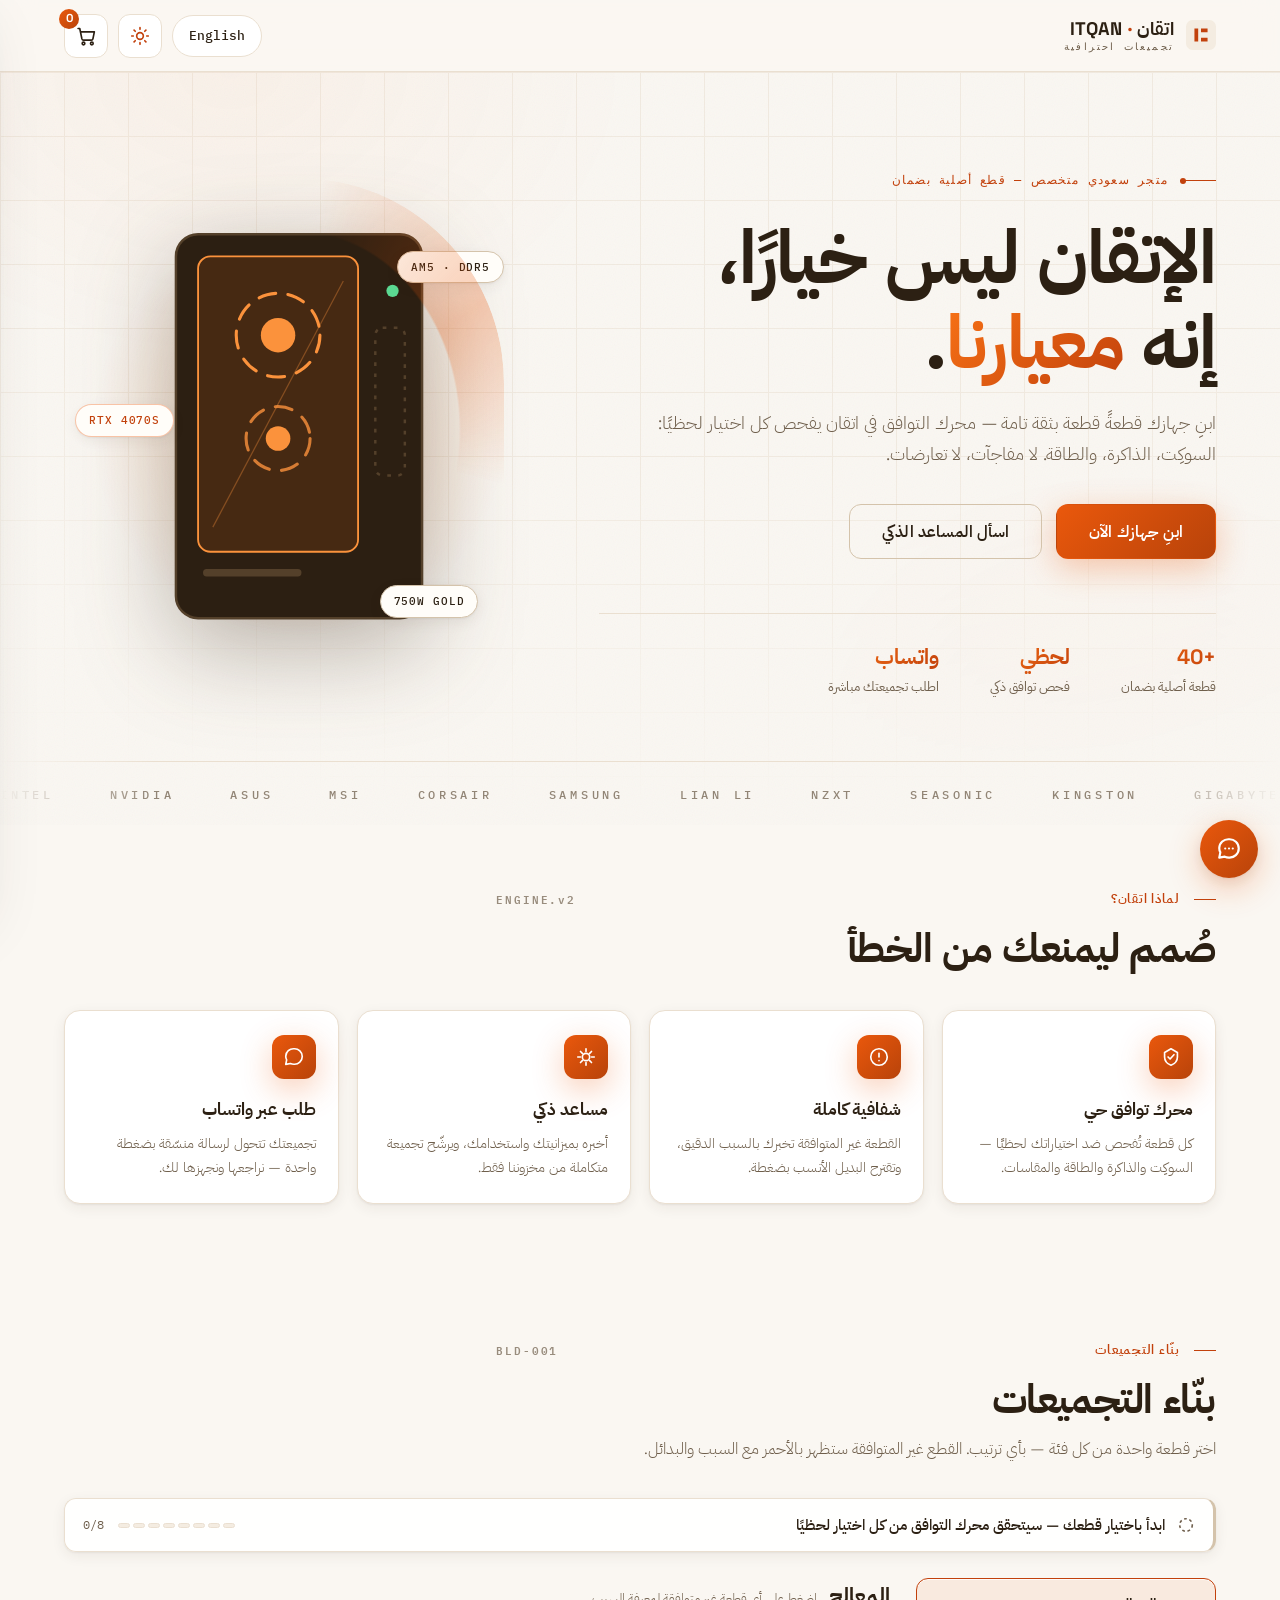
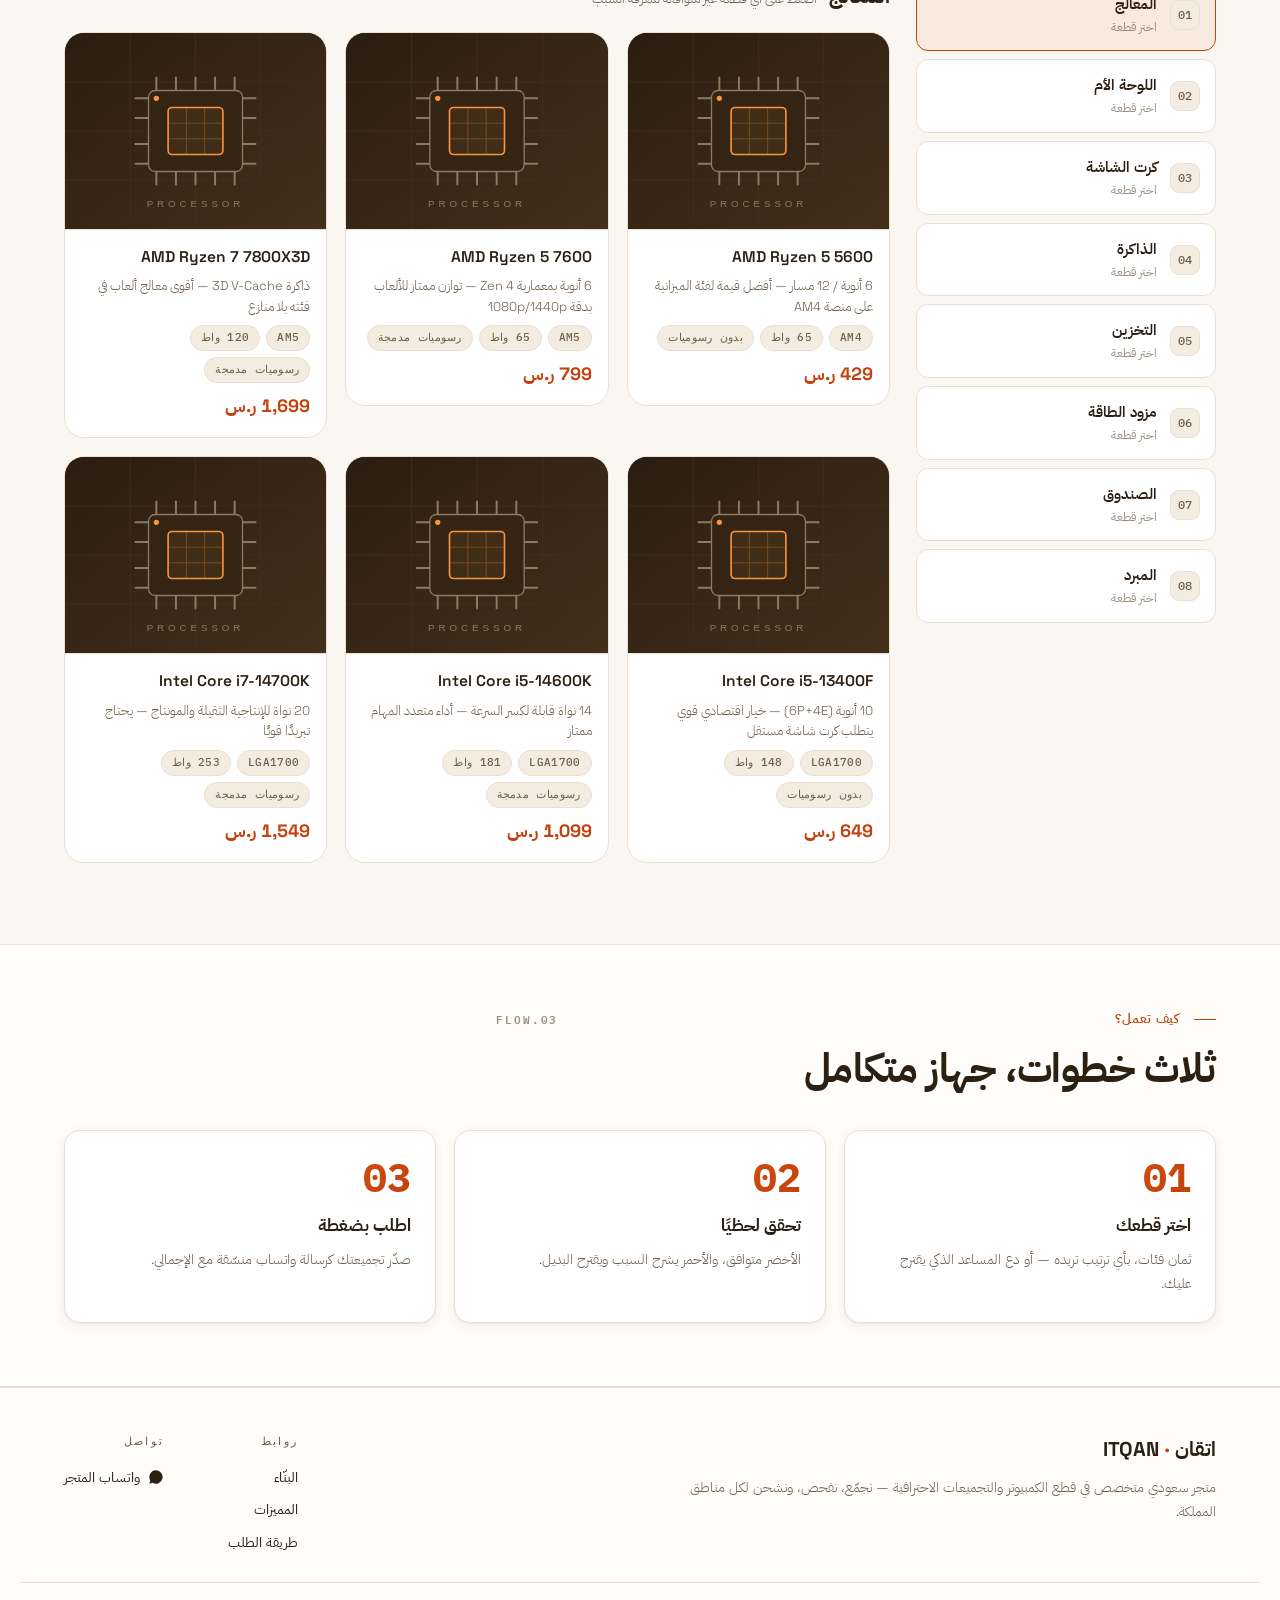
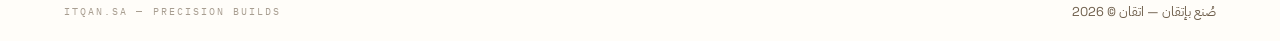
<file: ittcan store/index.html>
<!DOCTYPE html>
<html lang="ar" dir="rtl">
<head>
  <meta charset="UTF-8">
  <meta name="viewport" content="width=device-width, initial-scale=1">
  <title>اتقان — Itqan | تجميعات كمبيوتر احترافية</title>
  <meta name="description" content="متجر اتقان السعودي: ابنِ جهازك قطعة بقطعة مع محرك توافق ذكي يفحص اختياراتك لحظيًا، ثم اطلب تجميعتك عبر واتساب.">

  <!-- Inline SVG favicon (no extra network request) -->
  <link rel="icon" href="data:image/svg+xml,%3Csvg xmlns='http://www.w3.org/2000/svg' viewBox='0 0 32 32'%3E%3Crect width='32' height='32' rx='7' fill='%23090c12'/%3E%3Cpath d='M9 23V9h4v14zm7-14h7v4h-7zm0 10h7v4h-7z' fill='%23ffb454'/%3E%3C/svg%3E">

  <!-- Typography: IBM Plex Sans Arabic (ar) + Space Grotesk (latin display) + IBM Plex Mono (labels) -->
  <link rel="preconnect" href="https://fonts.googleapis.com">
  <link rel="preconnect" href="https://fonts.gstatic.com" crossorigin>
  <link href="https://fonts.googleapis.com/css2?family=IBM+Plex+Sans+Arabic:wght@300;400;600;700&family=Space+Grotesk:wght@400;600;700&family=IBM+Plex+Mono:wght@400;500&display=swap" rel="stylesheet">

  <link rel="stylesheet" href="style.css">
</head>
<body>
  <a class="skip-link" href="#builder" data-i18n="skip">تخطّي إلى البنّاء</a>

  <!-- ============================================================ HEADER -->
  <header class="site-header">
    <div class="container site-header__inner">
      <a class="brand" href="#" aria-label="Itqan — اتقان">
        <span class="brand__logo" aria-hidden="true">
          <svg viewBox="0 0 32 32" width="30" height="30"><rect width="32" height="32" rx="7" class="brand__logo-bg"/><path d="M9 23V9h4v14zm7-14h7v4h-7zm0 10h7v4h-7z" class="brand__logo-fg"/></svg>
        </span>
        <span class="brand__text">
          <span class="brand__mark">اتقان<i>·</i>ITQAN</span>
          <span class="brand__tag" data-i18n="brand.tag">تجميعات احترافية</span>
        </span>
      </a>

      <div class="site-header__actions">
        <!-- Language toggle -->
        <button type="button" id="langToggle" class="lang-toggle">English</button>

        <!-- Animated theme toggle (dark is default) -->
        <button type="button" id="themeToggle" class="icon-btn theme-toggle" aria-pressed="true">
          <svg class="icon-sun" viewBox="0 0 24 24" fill="none" stroke="currentColor" stroke-width="2" stroke-linecap="round" aria-hidden="true">
            <circle cx="12" cy="12" r="4"/>
            <path d="M12 2v2m0 16v2M4.9 4.9l1.4 1.4m11.4 11.4 1.4 1.4M2 12h2m16 0h2M4.9 19.1l1.4-1.4m11.4-11.4 1.4-1.4"/>
          </svg>
          <svg class="icon-moon" viewBox="0 0 24 24" fill="none" stroke="currentColor" stroke-width="2" stroke-linecap="round" stroke-linejoin="round" aria-hidden="true">
            <path d="M21 12.8A9 9 0 1 1 11.2 3a7 7 0 0 0 9.8 9.8Z"/>
          </svg>
        </button>

        <!-- Cart -->
        <button type="button" id="cartToggle" class="icon-btn" aria-expanded="false"
                aria-controls="cartPanel" data-i18n-aria="cart.open" aria-label="فتح سلة التجميعة">
          <svg viewBox="0 0 24 24" fill="none" stroke="currentColor" stroke-width="2" stroke-linecap="round" stroke-linejoin="round" aria-hidden="true">
            <circle cx="9" cy="21" r="1.6"/><circle cx="19" cy="21" r="1.6"/>
            <path d="M2.5 3h2l2.6 12.5a2 2 0 0 0 2 1.5h9.2a2 2 0 0 0 2-1.6L22 7H6"/>
          </svg>
          <span id="cartCount" class="cart-badge" hidden>0</span>
        </button>
      </div>
    </div>
  </header>

  <main id="main">
    <!-- ============================================================ HERO -->
    <section class="hero" aria-labelledby="heroTitle">
      <div class="hero__bg" aria-hidden="true"></div>
      <div class="container hero__inner">
        <div class="hero__copy">
          <p class="hero__kicker"><span class="tick" aria-hidden="true"></span><span data-i18n="hero.kicker">متجر سعودي متخصص — قطع أصلية بضمان</span></p>
          <h1 id="heroTitle" data-i18n-html="hero.title">الإتقان ليس خيارًا،<br>إنه <em>معيارنا</em>.</h1>
          <p class="hero__sub" data-i18n="hero.sub">ابنِ جهازك قطعةً قطعة بثقة تامة — محرك التوافق في اتقان يفحص كل اختيار لحظيًا: السوكِت، الذاكرة، والطاقة. لا مفاجآت، لا تعارضات.</p>
          <div class="hero__actions">
            <a class="btn btn--primary btn--lg" href="#builder" data-i18n="hero.cta">ابنِ جهازك الآن</a>
            <button class="btn btn--ghost btn--lg" type="button" onclick="document.getElementById('chatToggle').click()" data-i18n="hero.cta2">اسأل المساعد الذكي</button>
          </div>
          <dl class="hero__stats">
            <div class="hero__stat"><dt data-i18n="hero.stat1b">+40</dt><dd data-i18n="hero.stat1t">قطعة أصلية بضمان</dd></div>
            <div class="hero__stat"><dt data-i18n="hero.stat2b">لحظي</dt><dd data-i18n="hero.stat2t">فحص توافق ذكي</dd></div>
            <div class="hero__stat"><dt data-i18n="hero.stat3b">واتساب</dt><dd data-i18n="hero.stat3t">اطلب تجميعتك مباشرة</dd></div>
          </dl>
        </div>

        <!-- Decorative build-console visual -->
        <div class="hero__visual" aria-hidden="true">
          <div class="rig">
            <svg class="rig__tower" viewBox="0 0 260 340" fill="none">
              <rect x="30" y="14" width="200" height="312" rx="18" class="rig__shell"/>
              <rect x="48" y="32" width="130" height="240" rx="10" class="rig__glass"/>
              <line x1="60" y1="252" x2="166" y2="52" class="rig__glare"/>
              <circle cx="113" cy="96" r="34" class="rig__fan rig__fan--spin"/>
              <circle cx="113" cy="96" r="14" class="rig__hub"/>
              <circle cx="113" cy="180" r="26" class="rig__fan rig__fan--spin2"/>
              <circle cx="113" cy="180" r="10" class="rig__hub"/>
              <rect x="52" y="286" width="80" height="6" rx="3" class="rig__slot"/>
              <circle cx="206" cy="60" r="5" class="rig__led"/>
              <rect x="192" y="90" width="24" height="120" rx="6" class="rig__vent"/>
            </svg>
            <div class="rig__chip rig__chip--1">AM5 · DDR5</div>
            <div class="rig__chip rig__chip--2">RTX 4070S</div>
            <div class="rig__chip rig__chip--3">750W GOLD</div>
            <div class="rig__ring"></div>
          </div>
        </div>
      </div>

      <!-- brands marquee -->
      <div class="marquee" aria-hidden="true">
        <div class="marquee__track">
          <span>AMD</span><span>INTEL</span><span>NVIDIA</span><span>ASUS</span><span>MSI</span><span>CORSAIR</span><span>SAMSUNG</span><span>LIAN LI</span><span>NZXT</span><span>SEASONIC</span><span>KINGSTON</span><span>GIGABYTE</span>
          <span>AMD</span><span>INTEL</span><span>NVIDIA</span><span>ASUS</span><span>MSI</span><span>CORSAIR</span><span>SAMSUNG</span><span>LIAN LI</span><span>NZXT</span><span>SEASONIC</span><span>KINGSTON</span><span>GIGABYTE</span>
        </div>
      </div>
    </section>

    <!-- ======================================================== FEATURES -->
    <section id="features" class="section container" aria-labelledby="featTitle">
      <header class="section__head reveal">
        <p class="eyebrow"><span data-i18n="feat.eyebrow">لماذا اتقان؟</span><code>ENGINE.v2</code></p>
        <h2 id="featTitle" class="section__title" data-i18n="feat.title">صُمم ليمنعك من الخطأ</h2>
      </header>
      <div class="feat-grid">
        <article class="feat reveal" style="--i:0">
          <span class="feat__icon" aria-hidden="true"><svg viewBox="0 0 24 24" fill="none" stroke="currentColor" stroke-width="1.8" stroke-linecap="round" stroke-linejoin="round"><path d="M12 3l7 4v5c0 4.5-3 7.5-7 9-4-1.5-7-4.5-7-9V7Z"/><path d="m8.8 12 2.2 2.2 4.2-4.7"/></svg></span>
          <h3 data-i18n="feat.1t">محرك توافق حي</h3>
          <p data-i18n="feat.1d">كل قطعة تُفحص ضد اختياراتك لحظيًا — السوكِت والذاكرة والطاقة والمقاسات.</p>
        </article>
        <article class="feat reveal" style="--i:1">
          <span class="feat__icon" aria-hidden="true"><svg viewBox="0 0 24 24" fill="none" stroke="currentColor" stroke-width="1.8" stroke-linecap="round" stroke-linejoin="round"><circle cx="12" cy="12" r="9"/><path d="M12 8v4M12 16v.1"/></svg></span>
          <h3 data-i18n="feat.2t">شفافية كاملة</h3>
          <p data-i18n="feat.2d">القطعة غير المتوافقة تخبرك بالسبب الدقيق، وتقترح البديل الأنسب بضغطة.</p>
        </article>
        <article class="feat reveal" style="--i:2">
          <span class="feat__icon" aria-hidden="true"><svg viewBox="0 0 24 24" fill="none" stroke="currentColor" stroke-width="1.8" stroke-linecap="round" stroke-linejoin="round"><path d="M12 3v3M12 18v3M3 12h3M18 12h3M6 6l2 2M16 16l2 2M18 6l-2 2M8 16l-2 2"/><circle cx="12" cy="12" r="4"/></svg></span>
          <h3 data-i18n="feat.3t">مساعد ذكي</h3>
          <p data-i18n="feat.3d">أخبره بميزانيتك واستخدامك، ويرشّح تجميعة متكاملة من مخزوننا فقط.</p>
        </article>
        <article class="feat reveal" style="--i:3">
          <span class="feat__icon" aria-hidden="true"><svg viewBox="0 0 24 24" fill="none" stroke="currentColor" stroke-width="1.8" stroke-linecap="round" stroke-linejoin="round"><path d="M21 11.5a8.4 8.4 0 0 1-9 8.4 8.9 8.9 0 0 1-3.9-.8L3 20l1-4.9a8.3 8.3 0 0 1-1-4A8.4 8.4 0 0 1 12 3a8.4 8.4 0 0 1 9 8.5Z"/></svg></span>
          <h3 data-i18n="feat.4t">طلب عبر واتساب</h3>
          <p data-i18n="feat.4d">تجميعتك تتحول لرسالة منسّقة بضغطة واحدة — نراجعها ونجهزها لك.</p>
        </article>
      </div>
    </section>

    <!-- ========================================================= BUILDER -->
    <section id="builder" class="builder container" aria-labelledby="builderTitle">
      <header class="section__head reveal">
        <p class="eyebrow"><span data-i18n="builder.title">بنّاء التجميعات</span><code>BLD-001</code></p>
        <h2 id="builderTitle" class="section__title" data-i18n="builder.title">بنّاء التجميعات</h2>
        <p class="section__sub" data-i18n="builder.sub">اختر قطعة واحدة من كل فئة — بأي ترتيب. القطع غير المتوافقة ستظهر بالأحمر مع السبب والبدائل.</p>
      </header>

      <!-- Live compatibility status (polite live region) -->
      <div id="statusBar" class="status-bar" role="status" aria-live="polite" data-status="empty"></div>

      <div class="builder__layout">
        <nav id="categoryNav" class="category-nav" data-i18n-aria="builder.categories" aria-label="فئات القطع"></nav>

        <div class="parts-area">
          <div class="parts-area__head">
            <h3 id="partsHeading">المعالج</h3>
            <span class="parts-area__hint" data-i18n="builder.hint">اضغط على أي قطعة غير متوافقة لمعرفة السبب</span>
          </div>
          <div id="partsGrid" class="parts-grid"></div>
        </div>
      </div>
    </section>

    <!-- ============================================================ STEPS -->
    <section id="steps" class="section section--alt" aria-labelledby="stepsTitle">
      <div class="container">
        <header class="section__head reveal">
          <p class="eyebrow"><span data-i18n="steps.eyebrow">كيف تعمل؟</span><code>FLOW.03</code></p>
          <h2 id="stepsTitle" class="section__title" data-i18n="steps.title">ثلاث خطوات، جهاز متكامل</h2>
        </header>
        <ol class="steps">
          <li class="step reveal" style="--i:0">
            <span class="step__num">01</span>
            <h3 data-i18n="steps.1t">اختر قطعك</h3>
            <p data-i18n="steps.1d">ثمان فئات، بأي ترتيب تريده — أو دع المساعد الذكي يقترح عليك.</p>
          </li>
          <li class="step reveal" style="--i:1">
            <span class="step__num">02</span>
            <h3 data-i18n="steps.2t">تحقق لحظيًا</h3>
            <p data-i18n="steps.2d">الأخضر متوافق، والأحمر يشرح السبب ويقترح البديل.</p>
          </li>
          <li class="step reveal" style="--i:2">
            <span class="step__num">03</span>
            <h3 data-i18n="steps.3t">اطلب بضغطة</h3>
            <p data-i18n="steps.3d">صدّر تجميعتك كرسالة واتساب منسّقة مع الإجمالي.</p>
          </li>
        </ol>
      </div>
    </section>
  </main>

  <!-- ============================================================== CART -->
  <div id="cartOverlay" class="cart-overlay" aria-hidden="true"></div>
  <aside id="cartPanel" class="cart-panel" role="dialog" aria-modal="true" aria-labelledby="cartTitle">
    <div class="cart-panel__head">
      <h2 id="cartTitle" data-i18n="cart.title">تجميعتك</h2>
      <button type="button" id="cartClose" class="icon-btn" data-i18n-aria="cart.close" aria-label="إغلاق السلة">
        <svg viewBox="0 0 24 24" fill="none" stroke="currentColor" stroke-width="2" stroke-linecap="round" aria-hidden="true">
          <path d="M6 6l12 12M18 6L6 18"/>
        </svg>
      </button>
    </div>

    <ul id="cartItems" class="cart-items"></ul>

    <div class="cart-panel__foot">
      <div id="cartTotalRow" class="cart-total-row" hidden>
        <span data-i18n="cart.total">الإجمالي</span>
        <b id="cartTotal">0</b>
      </div>
      <p id="cartCompat" class="cart-compat" data-status="empty"></p>
      <button type="button" id="exportBtn" class="btn btn--primary" disabled>
        <svg width="20" height="20" viewBox="0 0 24 24" fill="currentColor" aria-hidden="true">
          <path d="M12 2a10 10 0 0 0-8.6 15.1L2 22l5-1.3A10 10 0 1 0 12 2Zm5.4 14.1c-.2.7-1.3 1.3-1.9 1.4-.5.1-1.1.1-1.8-.1a15 15 0 0 1-1.6-.6c-2.9-1.2-4.7-4.1-4.9-4.3-.1-.2-1.1-1.5-1.1-2.9s.7-2 1-2.3c.2-.3.5-.3.7-.3h.5c.2 0 .4 0 .6.4l.9 2.1c.1.2.1.4 0 .6l-.3.5-.5.5c-.1.1-.3.3-.1.6.2.3.8 1.3 1.7 2.1 1.2 1.1 2.2 1.4 2.5 1.5.3.1.5.1.7-.1l.9-1.1c.2-.3.4-.2.7-.1l2 1c.3.1.5.2.5.4.1.1.1.5-.1 1Z"/>
        </svg>
        <span data-i18n="cart.export">تصدير التجميعة عبر واتساب</span>
      </button>
    </div>
  </aside>

  <!-- ============================================================ FOOTER -->
  <footer class="site-footer">
    <div class="container site-footer__grid">
      <div class="site-footer__about">
        <p class="site-footer__brand">اتقان<i>·</i>ITQAN</p>
        <p class="site-footer__tag" data-i18n="footer.tag">متجر سعودي متخصص في قطع الكمبيوتر والتجميعات الاحترافية — نجمّع، نفحص، ونشحن لكل مناطق المملكة.</p>
      </div>
      <nav class="site-footer__col" aria-label="footer links">
        <h3 data-i18n="footer.linksT">روابط</h3>
        <a href="#builder" data-i18n="footer.l1">البنّاء</a>
        <a href="#features" data-i18n="footer.l2">المميزات</a>
        <a href="#steps" data-i18n="footer.l3">طريقة الطلب</a>
      </nav>
      <div class="site-footer__col">
        <h3 data-i18n="footer.contactT">تواصل</h3>
        <a href="#" onclick="document.getElementById('exportBtn')?.scrollIntoView();return false;">
          <svg width="16" height="16" viewBox="0 0 24 24" fill="currentColor" aria-hidden="true"><path d="M12 2a10 10 0 0 0-8.6 15.1L2 22l5-1.3A10 10 0 1 0 12 2Z"/></svg>
          <span data-i18n="footer.wa">واتساب المتجر</span>
        </a>
      </div>
    </div>
    <div class="container site-footer__base">
      <p data-i18n="footer.credit">صُنع بإتقان — اتقان © 2026</p>
      <code>ITQAN.SA — PRECISION BUILDS</code>
    </div>
  </footer>

  <!-- ======================================================== AI ASSISTANT -->
  <button type="button" id="chatToggle" class="chat-toggle"
          aria-expanded="false" aria-controls="chatPanel" data-i18n-aria="chat.open" aria-label="فتح مساعد اتقان الذكي">
    <svg viewBox="0 0 24 24" fill="none" stroke="currentColor" stroke-width="2" stroke-linecap="round" stroke-linejoin="round" aria-hidden="true">
      <path d="M21 11.5a8.4 8.4 0 0 1-9 8.4 8.9 8.9 0 0 1-3.9-.8L3 20l1-4.9a8.3 8.3 0 0 1-1-4A8.4 8.4 0 0 1 12 3a8.4 8.4 0 0 1 9 8.5Z"/>
      <path d="M8.5 11.5h.01M12 11.5h.01M15.5 11.5h.01"/>
    </svg>
  </button>

  <section id="chatPanel" class="chat-panel" role="dialog" aria-labelledby="chatTitle">
    <div class="chat-panel__head">
      <p class="chat-panel__title" id="chatTitle">
        <span data-i18n="chat.title">مساعد اتقان الذكي</span>
        <small data-i18n="chat.subtitle">مدعوم بـ Gemini — يرشّح من مخزون المتجر فقط</small>
      </p>
      <button type="button" id="chatSettings" class="chat-head-btn" data-i18n="chat.changeKey">تغيير المفتاح</button>
      <button type="button" id="chatClose" class="chat-head-btn" data-i18n-aria="chat.close" aria-label="إغلاق المحادثة">✕</button>
    </div>

    <div id="chatMessages" class="chat-messages" aria-live="polite"></div>

    <form id="chatForm" class="chat-form">
      <label class="sr-only" for="chatInput" data-i18n="chat.inputLabel">اكتب رسالتك</label>
      <input id="chatInput" type="text" autocomplete="off" data-i18n-ph="chat.inputPh"
             placeholder="اكتب ميزانيتك واستخدامك..." disabled>
      <button type="submit" id="chatSend" class="btn btn--primary btn--small" disabled data-i18n="chat.send">إرسال</button>
    </form>
  </section>

  <!-- Toast (transient feedback) -->
  <div id="toast" class="toast" role="status" aria-live="polite"></div>

  <!-- Load order matters: i18n -> settings -> inventory -> data -> engine -> UI -> assistant -->
  <script src="i18n.js"></script>
  <script src="settings.js"></script>
  <script src="inventory.js"></script>
  <script src="data.js"></script>
  <script src="compat.js"></script>
  <script src="app.js"></script>
  <script src="chat.js"></script>
</body>
</html>
</file>
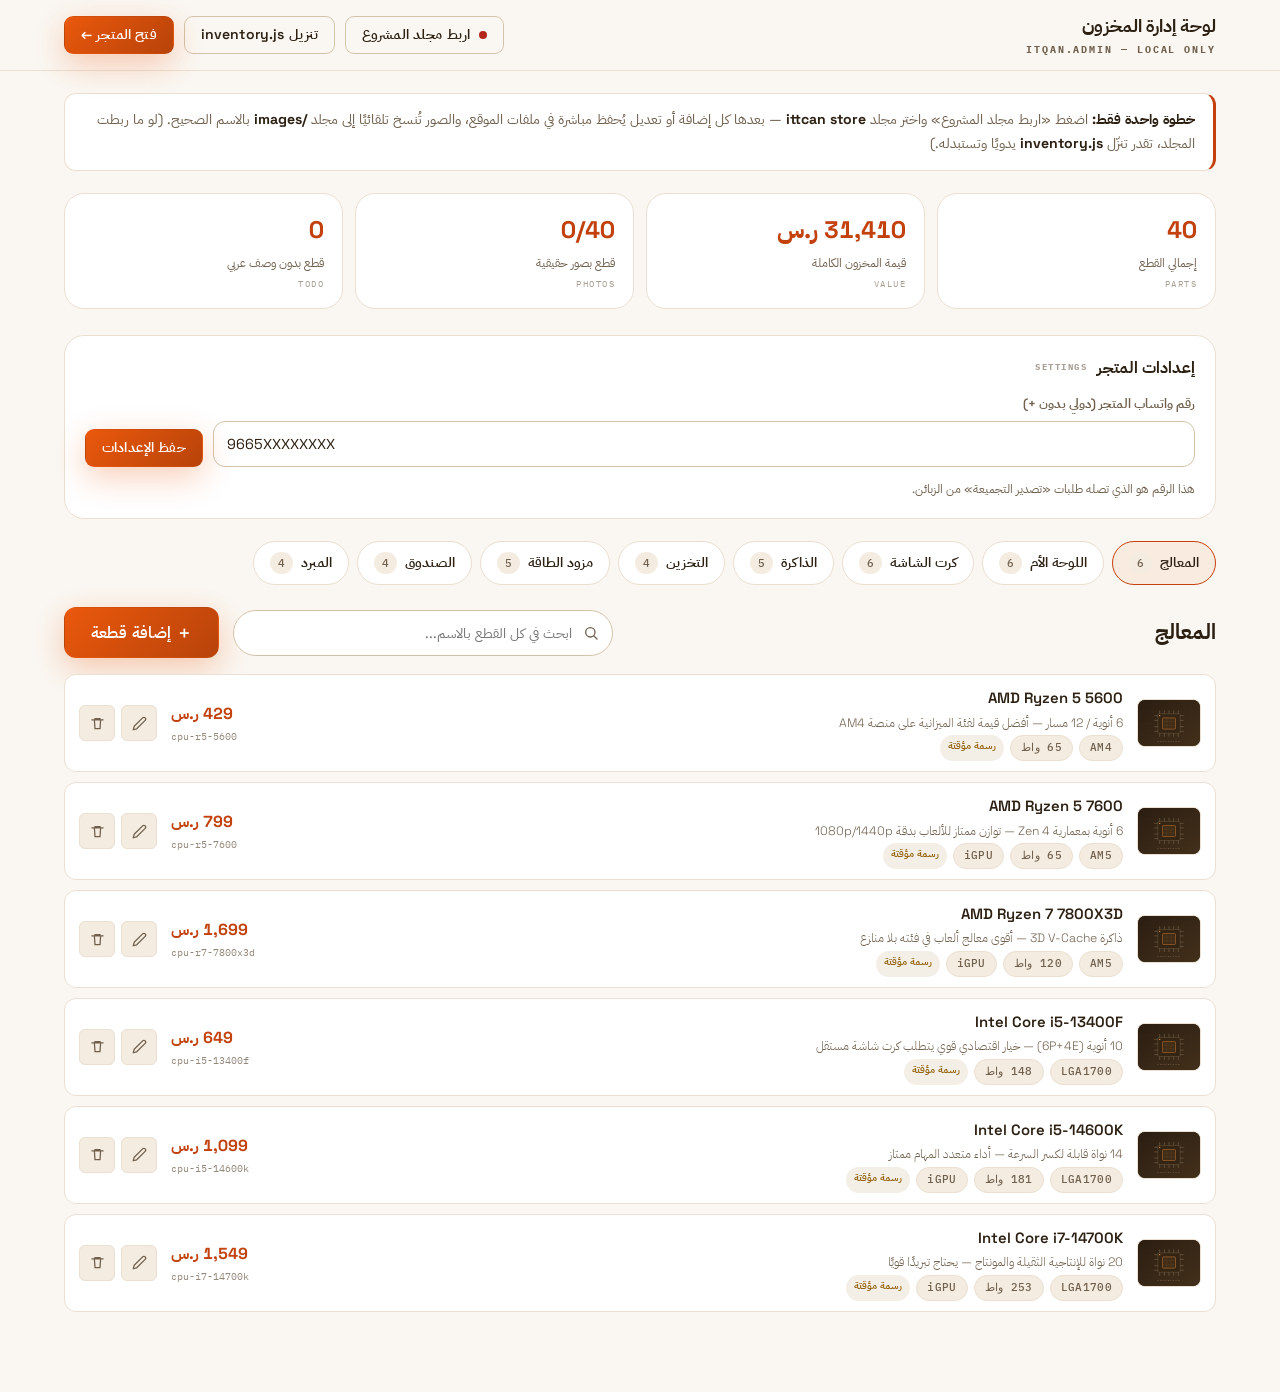
<file: ittcan store/admin.html>
<!DOCTYPE html>
<html lang="ar" dir="rtl">
<head>
  <meta charset="UTF-8">
  <meta name="viewport" content="width=device-width, initial-scale=1">
  <title>لوحة إدارة المخزون — اتقان</title>
  <meta name="robots" content="noindex">
  <link rel="icon" href="data:image/svg+xml,%3Csvg xmlns='http://www.w3.org/2000/svg' viewBox='0 0 32 32'%3E%3Crect width='32' height='32' rx='7' fill='%23090c12'/%3E%3Cpath d='M9 23V9h4v14zm7-14h7v4h-7zm0 10h7v4h-7z' fill='%235bd992'/%3E%3C/svg%3E">
  <link rel="preconnect" href="https://fonts.googleapis.com">
  <link rel="preconnect" href="https://fonts.gstatic.com" crossorigin>
  <link href="https://fonts.googleapis.com/css2?family=IBM+Plex+Sans+Arabic:wght@300;400;600;700&family=Space+Grotesk:wght@400;600;700&family=IBM+Plex+Mono:wght@400;500&display=swap" rel="stylesheet">
  <link rel="stylesheet" href="style.css">
  <script>
    // Follow the same theme the store uses (warm white default).
    document.documentElement.dataset.theme =
      localStorage.getItem('itqan-theme') === 'dark' ? 'dark' : 'light';
  </script>
  <style>
    /* ------------------------- admin-only styles (on top of style.css) */
    .admin-top {
      position: sticky; top: 0; z-index: 100;
      background: color-mix(in srgb, var(--bg) 85%, transparent);
      backdrop-filter: blur(14px); -webkit-backdrop-filter: blur(14px);
      border-bottom: 1px solid var(--border);
    }
    .admin-top__inner { display: flex; align-items: center; gap: 12px; min-height: 70px; flex-wrap: wrap; padding-block: 10px; }
    .admin-top__title { font-weight: 700; font-size: 1.1rem; }
    .admin-top__title code { display: block; font-size: 0.6rem; letter-spacing: 0.2em; color: var(--text-2); }
    .admin-top__actions { margin-inline-start: auto; display: flex; gap: 10px; flex-wrap: wrap; }

    .conn-dot { width: 8px; height: 8px; border-radius: 999px; background: var(--danger); }
    .is-connected .conn-dot { background: var(--success); }

    .admin-note {
      margin-block: 22px 0; padding: 14px 18px;
      background: var(--surface); border: 1px solid var(--border);
      border-inline-start: 3px solid var(--accent);
      border-radius: var(--radius-m); font-size: 0.88rem; color: var(--text-2);
    }
    .admin-note b { color: var(--text); }

    .admin-tabs { display: flex; gap: 8px; flex-wrap: wrap; margin-block: 22px; }
    .admin-tab {
      display: inline-flex; align-items: center; gap: 8px;
      padding: 9px 16px; border-radius: 999px;
      background: var(--surface); border: 1px solid var(--border);
      font-size: 0.88rem; font-weight: 600;
      transition: border-color var(--dur-fast) var(--ease), background-color var(--dur-fast) var(--ease);
    }
    .admin-tab:hover { border-color: var(--accent-line); }
    .admin-tab.is-active { background: var(--accent-soft); border-color: var(--accent); color: var(--text); }
    .admin-tab b {
      font-family: var(--mono); font-size: 0.68rem; font-weight: 500;
      background: var(--surface-2); border-radius: 999px; padding: 2px 8px; color: var(--text-2);
    }

    .admin-head-row { display: flex; align-items: center; gap: 14px; margin-bottom: 16px; }
    .admin-head-row h2 { font-size: 1.3rem; font-weight: 700; margin-inline-end: auto; }

    .admin-list { display: grid; gap: 10px; padding-bottom: 80px; }
    .admin-row {
      display: grid; grid-template-columns: 64px minmax(0,1fr) auto auto; gap: 14px; align-items: center;
      background: var(--surface); border: 1px solid var(--border); border-radius: var(--radius-m);
      padding: 10px 14px;
    }
    .admin-row img {
      width: 64px; height: 48px; object-fit: cover; border-radius: 8px;
      background: linear-gradient(160deg, #2a1d11, #43301b); border: 1px solid var(--border);
    }
    .admin-row__info { display: grid; gap: 2px; min-width: 0; }
    .admin-row__name { font-weight: 600; font-size: 0.93rem; }
    .admin-row__specs { display: flex; gap: 6px; flex-wrap: wrap; }
    .admin-row__price { font-weight: 700; color: var(--accent); white-space: nowrap; font-variant-numeric: tabular-nums; }
    .admin-row__actions { display: flex; gap: 6px; }
    .row-btn {
      width: 36px; height: 36px; display: grid; place-items: center;
      border: 1px solid var(--border); border-radius: var(--radius-s); background: var(--surface-2);
      color: var(--text-2); transition: color var(--dur-fast) var(--ease), border-color var(--dur-fast) var(--ease);
    }
    .row-btn:hover { color: var(--accent); border-color: var(--accent-line); }
    .row-btn--del:hover { color: var(--danger); border-color: var(--danger); }
    .admin-empty { text-align: center; color: var(--text-2); padding: 40px; }

    /* dialog form */
    dialog.part-dialog {
      width: min(560px, calc(100vw - 32px));
      background: var(--bg-raised); color: var(--text);
      border: 1px solid var(--border-strong); border-radius: var(--radius-l);
      padding: 0; box-shadow: var(--shadow-2);
    }
    dialog.part-dialog::backdrop { background: rgba(5,7,11,.6); backdrop-filter: blur(3px); }
    .pd-head { display: flex; align-items: center; justify-content: space-between; padding: 16px 20px; border-bottom: 1px solid var(--border); }
    .pd-head h3 { font-size: 1.05rem; font-weight: 700; }
    .pd-body { padding: 18px 20px; display: grid; gap: 14px; max-height: 65vh; overflow-y: auto; }
    .pd-foot { padding: 14px 20px; border-top: 1px solid var(--border); display: flex; gap: 10px; justify-content: flex-end; }

    .field { display: grid; gap: 6px; }
    .field label { font-size: 0.8rem; font-weight: 600; color: var(--text-2); }
    .field input[type=text], .field input[type=number], .field select, .field textarea {
      min-height: 44px; padding: 10px 13px; font: inherit; font-size: 0.9rem;
      background: var(--surface); color: var(--text);
      border: 1px solid var(--border-strong); border-radius: var(--radius-m);
    }
    .field textarea { min-height: 60px; resize: vertical; }
    .field-row { display: grid; grid-template-columns: 1fr 1fr; gap: 12px; }
    .field-check { display: flex; align-items: center; gap: 10px; font-size: 0.88rem; min-height: 44px; }
    .field-check input { width: 18px; height: 18px; accent-color: var(--accent); }
    .checks { display: flex; gap: 14px; flex-wrap: wrap; }

    .img-drop {
      display: flex; align-items: center; gap: 14px;
      border: 1.5px dashed var(--border-strong); border-radius: var(--radius-m);
      padding: 12px; cursor: pointer;
      transition: border-color var(--dur-fast) var(--ease);
    }
    .img-drop:hover { border-color: var(--accent-line); }
    .img-drop img { width: 84px; height: 63px; object-fit: cover; border-radius: 8px; background: #2a1d11; }
    .img-drop span { font-size: 0.82rem; color: var(--text-2); }
    .img-drop input { display: none; }

    /* dashboard stats */
    .stats { display: grid; grid-template-columns: repeat(auto-fit, minmax(170px, 1fr)); gap: 12px; margin-block: 22px 6px; }
    .stat {
      background: var(--surface); border: 1px solid var(--border); border-radius: var(--radius-l);
      box-shadow: var(--card-edge); padding: 16px 18px; display: grid; gap: 2px;
    }
    .stat b { font-size: 1.5rem; font-weight: 700; color: var(--accent); font-variant-numeric: tabular-nums; }
    .stat span { font-size: 0.78rem; color: var(--text-2); }
    .stat code { font-size: 0.58rem; letter-spacing: 0.16em; color: var(--text-2); opacity: 0.6; }

    /* search */
    .admin-search { position: relative; flex: 1; min-width: 200px; max-width: 380px; }
    .admin-search input {
      width: 100%; min-height: 44px; padding: 10px 40px 10px 14px; font: inherit; font-size: 0.9rem;
      background: var(--surface); color: var(--text);
      border: 1px solid var(--border-strong); border-radius: 999px;
    }
    .admin-search svg { position: absolute; top: 50%; inset-inline-start: 14px; transform: translateY(-50%); color: var(--text-2); pointer-events: none; }
    .admin-search input { padding-inline-start: 40px; padding-inline-end: 14px; }

    /* per-row extras */
    .admin-row__id { font-family: var(--mono); font-size: 0.62rem; color: var(--text-2); opacity: 0.75; direction: ltr; text-align: end; }
    .admin-row__blurb { font-size: 0.76rem; color: var(--text-2); font-weight: 300; overflow: hidden; text-overflow: ellipsis; white-space: nowrap; }
    .badge-img { font-size: 0.64rem; font-weight: 600; padding: 2px 8px; border-radius: 999px; }
    .badge-img[data-ok='1'] { background: var(--success-soft); color: var(--success); }
    .badge-img[data-ok='0'] { background: var(--warning-soft); color: var(--warning); }
    .badge-cat { font-size: 0.64rem; font-weight: 600; padding: 2px 8px; border-radius: 999px; background: var(--accent-soft); color: var(--accent); }

    /* store settings card */
    .settings-card {
      margin-block: 26px 0; padding: 18px 20px;
      background: var(--surface); border: 1px solid var(--border); border-radius: var(--radius-l);
      box-shadow: var(--card-edge);
      display: grid; gap: 12px;
    }
    .settings-card h2 { font-size: 1rem; font-weight: 700; display: flex; align-items: center; gap: 10px; }
    .settings-card h2 code { font-size: 0.58rem; letter-spacing: 0.16em; color: var(--text-2); opacity: 0.6; }
    .settings-row { display: flex; gap: 10px; flex-wrap: wrap; align-items: end; }
    .settings-row .field { flex: 1; min-width: 220px; }
    .settings-hint { font-size: 0.78rem; color: var(--text-2); }

    @media (max-width: 640px) {
      .admin-row { grid-template-columns: 48px minmax(0,1fr) auto; }
      .admin-row__price { grid-column: 2; justify-self: start; }
      .field-row { grid-template-columns: 1fr; }
    }
  </style>
</head>
<body>
  <!-- ======================================================== top bar -->
  <header class="admin-top">
    <div class="container admin-top__inner">
      <p class="admin-top__title">لوحة إدارة المخزون<code>ITQAN.ADMIN — LOCAL ONLY</code></p>
      <div class="admin-top__actions">
        <button type="button" id="connectBtn" class="btn btn--ghost btn--small">
          <span class="conn-dot" aria-hidden="true"></span>
          <span id="connectLabel">اربط مجلد المشروع</span>
        </button>
        <button type="button" id="exportBtn2" class="btn btn--ghost btn--small">تنزيل inventory.js</button>
        <a class="btn btn--primary btn--small" href="index.html">فتح المتجر ←</a>
      </div>
    </div>
  </header>

  <main class="container">
    <p class="admin-note" id="adminNote">
      <b>خطوة واحدة فقط:</b> اضغط «اربط مجلد المشروع» واختر مجلد <b dir="ltr">ittcan store</b> —
      بعدها كل إضافة أو تعديل يُحفظ مباشرة في ملفات الموقع، والصور تُنسخ تلقائيًا إلى مجلد
      <b dir="ltr">images/</b> بالاسم الصحيح. (لو ما ربطت المجلد، تقدر تنزّل
      <b dir="ltr">inventory.js</b> يدويًا وتستبدله.)
    </p>

    <!-- dashboard stats -->
    <div class="stats" id="statsRow"></div>

    <!-- store settings -->
    <section class="settings-card" aria-labelledby="settingsTitle">
      <h2 id="settingsTitle">إعدادات المتجر <code>SETTINGS</code></h2>
      <div class="settings-row">
        <div class="field">
          <label for="setWhatsapp">رقم واتساب المتجر (دولي بدون +)</label>
          <input type="text" id="setWhatsapp" dir="ltr" placeholder="966512345678" inputmode="numeric">
        </div>
        <button type="button" id="saveSettingsBtn" class="btn btn--primary btn--small">حفظ الإعدادات</button>
      </div>
      <p class="settings-hint">هذا الرقم هو الذي تصله طلبات «تصدير التجميعة» من الزبائن.</p>
    </section>

    <div class="admin-tabs" id="adminTabs" role="tablist"></div>

    <div class="admin-head-row">
      <h2 id="catTitle">المعالج</h2>
      <div class="admin-search">
        <svg width="16" height="16" viewBox="0 0 24 24" fill="none" stroke="currentColor" stroke-width="2" stroke-linecap="round"><circle cx="11" cy="11" r="7"/><path d="m21 21-4.3-4.3"/></svg>
        <label class="sr-only" for="searchInput">بحث في كل القطع</label>
        <input type="search" id="searchInput" placeholder="ابحث في كل القطع بالاسم...">
      </div>
      <button type="button" id="addBtn" class="btn btn--primary">＋ إضافة قطعة</button>
    </div>

    <ul class="admin-list" id="adminList"></ul>
  </main>

  <!-- ======================================================= part form -->
  <dialog class="part-dialog" id="partDialog">
    <form id="partForm" method="dialog" novalidate>
      <div class="pd-head">
        <h3 id="pdTitle">إضافة قطعة</h3>
        <button type="button" class="row-btn" id="pdClose" aria-label="إغلاق">✕</button>
      </div>
      <div class="pd-body">
        <div class="field">
          <label for="fName">اسم القطعة (كما هو تجاريًا) *</label>
          <input type="text" id="fName" required placeholder="AMD Ryzen 7 9700X">
        </div>
        <div class="field-row">
          <div class="field">
            <label for="fPrice">السعر (ر.س) *</label>
            <input type="number" id="fPrice" min="1" required placeholder="1299">
          </div>
          <div class="field" id="dynFieldsSlot1"></div>
        </div>
        <div id="dynFields"></div>
        <div class="field">
          <label>صورة المنتج (اختياري)</label>
          <label class="img-drop" id="imgDrop">
            <img id="imgPreview" alt="" src="images/cpu.svg">
            <span id="imgHint">اضغط لاختيار صورة من جهازك — تُنسخ تلقائيًا لمجلد الصور</span>
            <input type="file" id="fImage" accept="image/*">
          </label>
        </div>
        <div class="field">
          <label for="fBlurbAr">وصف قصير (عربي، اختياري)</label>
          <textarea id="fBlurbAr" placeholder="أداء ممتاز لفئة..."></textarea>
        </div>
        <div class="field">
          <label for="fBlurbEn">وصف قصير (إنجليزي، اختياري)</label>
          <textarea id="fBlurbEn" dir="ltr" placeholder="Great value for..."></textarea>
        </div>
      </div>
      <div class="pd-foot">
        <button type="button" class="btn btn--ghost" id="pdCancel">إلغاء</button>
        <button type="submit" class="btn btn--primary" id="pdSave">حفظ القطعة</button>
      </div>
    </form>
  </dialog>

  <div id="toast" class="toast" role="status" aria-live="polite"></div>

  <script src="settings.js"></script>
  <script src="inventory.js"></script>
  <script src="data.js"></script>
  <script src="admin.js"></script>
</body>
</html>
</file>
<file: ittcan store/style.css>
/* =============================================================================
   ITQAN STORE — DESIGN SYSTEM v2 (style.css)
   -----------------------------------------------------------------------------
   Aesthetic: "precision atelier" — a flagship PC-builder brand. Deep graphite-
   navy DARK theme by default (gaming heritage), warm ivory LIGHT theme via
   toggle. One confident amber/copper accent. Latin text renders in Space
   Grotesk, Arabic in IBM Plex Sans Arabic, engineering labels in IBM Plex Mono.
   Motion: transform/opacity only, 150–300ms, spring-flavored curves, all
   disabled under prefers-reduced-motion. WCAG AA contrast in BOTH themes.
   ========================================================================== */

/* ---------------------------------------------------------------- tokens
   Brand palette: WHITE (warm ivory) + ORANGE (burnt/citrus) + BROWN (espresso
   ink). Light is the DEFAULT; dark is a warm espresso variant, not navy. */
:root {
  /* LIGHT (default) — white + orange + brown */
  --bg: #faf7f2;
  --bg-raised: #fffdf9;
  --surface: #ffffff;
  --surface-2: #f4ece1;
  --text: #2c2013;
  --text-2: #6f5f4c;
  --border: #eadfd0;
  --border-strong: #d4c3ab;

  --accent: #c2410c;             /* burnt orange — 4.9:1 on white */
  --accent-strong: #9a3412;
  --accent-deep: #7c2d12;
  --accent-contrast: #ffffff;
  --accent-soft: rgba(234, 88, 12, 0.08);
  --accent-line: rgba(234, 88, 12, 0.35);
  --accent-glow: 0 10px 32px rgba(234, 88, 12, 0.3);
  --accent-grad: linear-gradient(135deg, #ea580c, #b8430a);
  --accent-bright: #f97316;      /* decorative only (lines, glows, display) */

  --danger: #b3261e;
  --danger-soft: rgba(179, 38, 30, 0.07);
  --success: #15803d;
  --success-soft: rgba(21, 128, 61, 0.09);
  --warning: #92610a;
  --warning-soft: rgba(146, 97, 10, 0.1);

  --shadow-1: 0 1px 2px rgba(61, 43, 26, 0.06), 0 4px 14px rgba(61, 43, 26, 0.07);
  --shadow-2: 0 10px 26px rgba(61, 43, 26, 0.1), 0 24px 60px rgba(61, 43, 26, 0.12);
  --card-edge: inset 0 1px 0 rgba(255, 255, 255, 0.8);

  --radius-s: 6px;
  --radius-m: 12px;
  --radius-l: 20px;

  --ease: cubic-bezier(0.4, 0, 0.2, 1);
  --ease-out: cubic-bezier(0, 0, 0.2, 1);
  --spring: cubic-bezier(0.34, 1.56, 0.64, 1);
  --dur-fast: 140ms;
  --dur-med: 240ms;

  /* Latin glyphs -> Space Grotesk, Arabic glyphs -> IBM Plex Sans Arabic */
  --font: 'Space Grotesk', 'IBM Plex Sans Arabic', 'Segoe UI', system-ui, sans-serif;
  --mono: 'IBM Plex Mono', 'Courier New', monospace;
  --header-h: 72px;

  color-scheme: light;
}

[data-theme='dark'] {
  /* ESPRESSO — warm brown darks, same orange soul */
  --bg: #171009;
  --bg-raised: #1d150c;
  --surface: #241a10;
  --surface-2: #2f2214;
  --text: #f6eee2;
  --text-2: #b5a189;
  --border: #392b1b;
  --border-strong: #4e3b26;

  --accent: #ffa245;
  --accent-strong: #ffb96e;
  --accent-deep: #f97316;
  --accent-contrast: #2b1503;
  --accent-soft: rgba(255, 162, 69, 0.09);
  --accent-line: rgba(255, 162, 69, 0.35);
  --accent-glow: 0 8px 32px rgba(249, 115, 22, 0.25);
  --accent-grad: linear-gradient(135deg, #ffb96e, #f97316);
  --accent-bright: #ffa245;

  --danger: #ff8a7a;
  --danger-soft: rgba(255, 138, 122, 0.09);
  --success: #6ad493;
  --success-soft: rgba(106, 212, 147, 0.1);
  --warning: #ffce6b;
  --warning-soft: rgba(255, 206, 107, 0.1);

  --shadow-1: 0 1px 2px rgba(0, 0, 0, 0.5), 0 4px 14px rgba(0, 0, 0, 0.35);
  --shadow-2: 0 8px 24px rgba(0, 0, 0, 0.5), 0 24px 64px rgba(0, 0, 0, 0.45);
  --card-edge: inset 0 1px 0 rgba(255, 255, 255, 0.04);

  color-scheme: dark;
}

/* ----------------------------------------------------------------- reset */
*, *::before, *::after { box-sizing: border-box; }

html { scroll-behavior: smooth; }

body {
  margin: 0;
  font-family: var(--font);
  font-size: 16px;
  line-height: 1.7;
  color: var(--text);
  background: var(--bg);
  transition: background var(--dur-med) var(--ease), color var(--dur-med) var(--ease);
  -webkit-font-smoothing: antialiased;
}

img { display: block; max-width: 100%; }
button { font: inherit; color: inherit; cursor: pointer; background: none; border: none; padding: 0; }
a { color: var(--accent); }
ul, ol { margin: 0; padding: 0; list-style: none; }
h1, h2, h3, p, dl, dd, dt { margin: 0; }
code { font-family: var(--mono); }

:focus { outline: none; }
:focus-visible {
  outline: 2px solid var(--accent);
  outline-offset: 3px;
  border-radius: var(--radius-s);
}

.sr-only {
  position: absolute; width: 1px; height: 1px; padding: 0; margin: -1px;
  overflow: hidden; clip: rect(0 0 0 0); white-space: nowrap; border: 0;
}

.skip-link {
  position: absolute; inset-inline-start: 12px; top: -52px; z-index: 300;
  background: var(--accent); color: var(--accent-contrast);
  padding: 10px 18px; border-radius: 0 0 var(--radius-m) var(--radius-m);
  text-decoration: none; font-weight: 600;
  transition: top var(--dur-fast) var(--ease-out);
}
.skip-link:focus { top: 0; }

.container { max-width: 1240px; margin-inline: auto; padding-inline: clamp(18px, 4vw, 44px); }

/* --------------------------------------------------------------- buttons */
.btn {
  display: inline-flex; align-items: center; justify-content: center; gap: 9px;
  min-height: 46px; padding: 11px 26px;
  border: 1px solid transparent; border-radius: var(--radius-m);
  font-weight: 600; letter-spacing: 0.01em; text-decoration: none;
  transition: transform var(--dur-fast) var(--ease),
              box-shadow var(--dur-fast) var(--ease),
              background-color var(--dur-fast) var(--ease),
              border-color var(--dur-fast) var(--ease),
              opacity var(--dur-fast) var(--ease);
}
.btn:hover { transform: translateY(-2px); }
.btn:active { transform: translateY(0) scale(0.98); }
.btn:disabled { opacity: 0.45; cursor: not-allowed; transform: none; box-shadow: none; }

.btn--primary {
  background: var(--accent-grad);
  color: var(--accent-contrast);
  box-shadow: var(--accent-glow);
}
.btn--primary:hover:not(:disabled) { box-shadow: var(--accent-glow), 0 6px 18px rgba(0,0,0,.25); }

.btn--ghost {
  background: transparent; color: var(--text);
  border-color: var(--border-strong);
}
.btn--ghost:hover { background: var(--surface-2); border-color: var(--accent-line); }

.btn--small { min-height: 36px; padding: 6px 16px; font-size: 0.875rem; border-radius: 9px; }
.btn--lg { min-height: 52px; padding: 13px 32px; font-size: 1.02rem; }

/* ---------------------------------------------------------------- header */
.site-header {
  position: sticky; top: 0; z-index: 100;
  height: var(--header-h);
  background: color-mix(in srgb, var(--bg) 82%, transparent);
  backdrop-filter: blur(16px) saturate(1.4);
  -webkit-backdrop-filter: blur(16px) saturate(1.4);
  border-bottom: 1px solid var(--border);
}
.site-header__inner { height: 100%; display: flex; align-items: center; gap: 16px; }
.site-header__actions { display: flex; align-items: center; gap: 10px; margin-inline-start: auto; }

.brand { display: flex; align-items: center; gap: 12px; text-decoration: none; color: var(--text); }
.brand__logo { display: grid; place-items: center; }
.brand__logo-bg { fill: var(--surface-2); transition: fill var(--dur-med) var(--ease); }
.brand__logo-fg { fill: var(--accent); }
.brand__text { display: grid; line-height: 1.25; }
.brand__mark { font-weight: 700; font-size: 1.14rem; letter-spacing: 0.02em; }
.brand__mark i { font-style: normal; color: var(--accent); margin-inline: 5px; }
.brand__tag { font-family: var(--mono); font-size: 0.62rem; letter-spacing: 0.22em; color: var(--text-2); text-transform: uppercase; }

.lang-toggle {
  font-family: var(--mono); font-size: 0.8rem; font-weight: 500;
  min-height: 42px; padding: 8px 16px;
  color: var(--text); border: 1px solid var(--border); border-radius: 999px;
  background: var(--surface);
  transition: border-color var(--dur-fast) var(--ease), background-color var(--dur-fast) var(--ease), transform var(--dur-fast) var(--ease);
}
.lang-toggle:hover { border-color: var(--accent-line); background: var(--surface-2); transform: translateY(-1px); }
.lang-toggle:active { transform: scale(0.96); }

.icon-btn {
  position: relative;
  display: inline-flex; align-items: center; justify-content: center;
  width: 44px; height: 44px;
  border: 1px solid var(--border); border-radius: var(--radius-m);
  background: var(--surface);
  transition: background-color var(--dur-fast) var(--ease),
              transform var(--dur-fast) var(--ease),
              border-color var(--dur-fast) var(--ease);
}
.icon-btn:hover { background: var(--surface-2); border-color: var(--accent-line); transform: translateY(-1px); }
.icon-btn:active { transform: scale(0.94); }
.icon-btn svg { width: 20px; height: 20px; }

/* animated sun/moon crossfade (transform + opacity only) */
.theme-toggle { overflow: hidden; }
.theme-toggle .icon-sun,
.theme-toggle .icon-moon {
  position: absolute;
  transition: transform var(--dur-med) var(--spring), opacity var(--dur-med) var(--ease);
}
.theme-toggle .icon-sun { opacity: 1; transform: rotate(0) scale(1); color: var(--accent); }
.theme-toggle .icon-moon { opacity: 0; transform: rotate(90deg) scale(0.4); }
[data-theme='dark'] .theme-toggle .icon-sun { opacity: 0; transform: rotate(-90deg) scale(0.4); }
[data-theme='dark'] .theme-toggle .icon-moon { opacity: 1; transform: rotate(0) scale(1); color: var(--accent); }

.cart-badge {
  position: absolute; top: -6px; inset-inline-end: -6px;
  min-width: 20px; height: 20px; padding-inline: 5px;
  display: grid; place-items: center;
  background: var(--accent-grad); color: var(--accent-contrast);
  font-size: 0.72rem; font-weight: 700; border-radius: 999px;
}

/* ------------------------------------------------------------------ hero */
.hero { position: relative; overflow: hidden; }

/* atmosphere: amber orb + engineering grid + film grain */
.hero__bg { position: absolute; inset: 0; pointer-events: none; }
.hero__bg::before {
  content: ''; position: absolute; inset: 0;
  background:
    radial-gradient(640px 460px at 18% 0%, var(--accent-soft), transparent 65%),
    radial-gradient(520px 420px at 88% 90%, var(--accent-soft), transparent 70%),
    linear-gradient(var(--border) 1px, transparent 1px),
    linear-gradient(90deg, var(--border) 1px, transparent 1px);
  background-size: auto, auto, 64px 64px, 64px 64px;
  opacity: 0.5;
  -webkit-mask-image: radial-gradient(120% 100% at 50% 0%, #000 55%, transparent 98%);
          mask-image: radial-gradient(120% 100% at 50% 0%, #000 55%, transparent 98%);
}
.hero__bg::after {
  /* film grain — kills the flat "AI gradient" look */
  content: ''; position: absolute; inset: 0; opacity: 0.05;
  background-image: url("data:image/svg+xml,%3Csvg xmlns='http://www.w3.org/2000/svg' width='140' height='140'%3E%3Cfilter id='n'%3E%3CfeTurbulence type='fractalNoise' baseFrequency='0.9' numOctaves='2'/%3E%3C/filter%3E%3Crect width='140' height='140' filter='url(%23n)'/%3E%3C/svg%3E");
}

.hero__inner {
  position: relative;
  display: grid; grid-template-columns: minmax(0, 1.05fr) minmax(0, 0.8fr);
  align-items: center; gap: clamp(28px, 5vw, 72px);
  padding-block: clamp(56px, 10vh, 110px) clamp(40px, 7vh, 80px);
}

.hero__kicker {
  display: inline-flex; align-items: center; gap: 12px;
  font-family: var(--mono); font-size: 0.76rem; font-weight: 500;
  letter-spacing: 0.1em; color: var(--accent);
  margin-bottom: 24px;
}
.hero__kicker .tick { width: 36px; height: 1px; background: var(--accent); position: relative; }
.hero__kicker .tick::after {
  content: ''; position: absolute; inset-inline-end: 0; top: -2.5px;
  width: 6px; height: 6px; border-radius: 999px; background: var(--accent);
}

.hero h1 {
  font-size: clamp(2.5rem, 6.6vw, 4.6rem);
  font-weight: 700; line-height: 1.16; letter-spacing: -0.015em;
  margin-bottom: 22px;
}
.hero h1 em {
  font-style: normal;
  background: linear-gradient(135deg, var(--accent-bright), var(--accent));
  -webkit-background-clip: text; background-clip: text;
  color: transparent;
}

.hero__sub {
  font-size: clamp(1rem, 1.5vw, 1.14rem); font-weight: 300;
  color: var(--text-2); max-width: 34em; margin-bottom: 34px;
}

.hero__actions { display: flex; flex-wrap: wrap; gap: 14px; margin-bottom: clamp(36px, 6vh, 60px); }

.hero__stats {
  display: flex; flex-wrap: wrap; gap: clamp(24px, 4vw, 56px);
  padding-top: 26px; border-top: 1px solid var(--border);
}
.hero__stat dt {
  font-size: 1.3rem; font-weight: 700;
  background: linear-gradient(135deg, var(--accent-bright), var(--accent));
  -webkit-background-clip: text; background-clip: text;
  color: transparent;
}
.hero__stat dd { font-size: 0.83rem; color: var(--text-2); }

/* entrance (staggered, fill-mode both) */
@keyframes rise-in {
  from { opacity: 0; transform: translateY(16px); }
  to   { opacity: 1; transform: translateY(0); }
}
.hero__kicker, .hero h1, .hero__sub, .hero__actions, .hero__stats, .hero__visual {
  animation: rise-in 520ms var(--ease-out) both;
}
.hero h1 { animation-delay: 70ms; }
.hero__sub { animation-delay: 140ms; }
.hero__actions { animation-delay: 210ms; }
.hero__stats { animation-delay: 300ms; }
.hero__visual { animation-delay: 180ms; }

/* --- the rig visual ------------------------------------------------ */
.hero__visual { display: grid; place-items: center; }
.rig { position: relative; width: min(320px, 72vw); }

.rig__ring {
  position: absolute; inset: -9% -14%;
  border-radius: 999px;
  background: conic-gradient(from 120deg, transparent 0 68%, var(--accent-line) 82%, transparent 96%);
  -webkit-mask: radial-gradient(closest-side, transparent 78%, #000 79% 100%);
          mask: radial-gradient(closest-side, transparent 78%, #000 79% 100%);
  animation: ring-spin 26s linear infinite;
  opacity: 0.8;
}
@keyframes ring-spin { to { transform: rotate(360deg); } }

/* warm halo behind the tower — instant depth on the ivory background */
.rig::before {
  content: ''; position: absolute; inset: -14%;
  border-radius: 999px;
  background: radial-gradient(circle, rgba(249, 115, 22, 0.2), transparent 62%);
  pointer-events: none;
}

/* The tower is deliberately rendered in fixed espresso+orange (matching the
   product artwork) so it stays rich and vivid in BOTH themes. */
.rig__tower { position: relative; width: 100%; height: auto; filter: drop-shadow(0 26px 48px rgba(61, 43, 26, 0.35)); }
.rig__shell { fill: #2c1f12; stroke: #54402a; stroke-width: 2; }
.rig__glass { fill: rgba(249, 115, 22, 0.12); stroke: #fb923c; stroke-width: 1.5; }
.rig__glare { stroke: #fb923c; stroke-width: 1; opacity: 0.35; }
.rig__hub { fill: #fb923c; }
.rig__fan {
  fill: none; stroke: #fb923c; stroke-width: 2.5;
  stroke-dasharray: 14 10; stroke-linecap: round;
  transform-box: fill-box; transform-origin: center;
}
.rig__fan--spin { animation: fan-spin 7s linear infinite; }
.rig__fan--spin2 { animation: fan-spin 5s linear infinite reverse; opacity: 0.8; }
@keyframes fan-spin { to { transform: rotate(360deg); } }
.rig__slot { fill: #54402a; }
.rig__vent { fill: none; stroke: #54402a; stroke-width: 2; stroke-dasharray: 3 6; }
.rig__led { fill: #5bd992; }

.rig__chip {
  position: absolute;
  font-family: var(--mono); font-size: 0.68rem; font-weight: 500; letter-spacing: 0.08em;
  color: var(--text); background: var(--bg-raised);
  border: 1px solid var(--border-strong); border-radius: 999px;
  padding: 6px 13px; box-shadow: var(--shadow-1);
  animation: chip-float 5.5s var(--ease) infinite alternate;
}
.rig__chip--1 { top: 8%; inset-inline-start: -14%; animation-delay: 0s; }
.rig__chip--2 { top: 44%; inset-inline-end: -20%; animation-delay: 1.2s; border-color: var(--accent-line); color: var(--accent); }
.rig__chip--3 { bottom: 6%; inset-inline-start: -6%; animation-delay: 2.2s; }
@keyframes chip-float {
  from { transform: translateY(-5px); }
  to   { transform: translateY(6px); }
}

/* --- brands marquee -------------------------------------------------- */
.marquee {
  position: relative; overflow: hidden;
  border-top: 1px solid var(--border);
  padding-block: 18px;
  -webkit-mask-image: linear-gradient(90deg, transparent, #000 12% 88%, transparent);
          mask-image: linear-gradient(90deg, transparent, #000 12% 88%, transparent);
}
.marquee__track {
  display: inline-flex; gap: 56px; white-space: nowrap; padding-inline-start: 56px;
  animation: marquee 36s linear infinite;
  direction: ltr;
}
.marquee__track span {
  font-family: var(--mono); font-size: 0.78rem; font-weight: 500;
  letter-spacing: 0.3em; color: var(--text-2); opacity: 0.75;
}
@keyframes marquee { to { transform: translateX(-50%); } }

/* -------------------------------------------------------------- sections */
.section { padding-block: clamp(44px, 7vh, 84px); }
.section--alt {
  background: var(--bg-raised);
  border-block: 1px solid var(--border);
}

.section__head { margin-bottom: clamp(24px, 4vh, 38px); max-width: 720px; }
.eyebrow {
  display: flex; align-items: center; gap: 14px;
  font-size: 0.8rem; font-weight: 600; letter-spacing: 0.06em;
  color: var(--accent); margin-bottom: 14px;
}
.eyebrow::before { content: ''; width: 22px; height: 1px; background: var(--accent); }
.eyebrow code {
  margin-inline-start: auto;
  font-size: 0.66rem; letter-spacing: 0.18em; color: var(--text-2); opacity: 0.7;
}
.section__title {
  font-size: clamp(1.7rem, 3.4vw, 2.5rem);
  font-weight: 700; letter-spacing: -0.01em; line-height: 1.25;
}
.section__sub { color: var(--text-2); font-weight: 300; margin-top: 10px; }

/* scroll-reveal utility (transform/opacity only) */
.reveal { opacity: 0; transform: translateY(22px); }
.reveal.is-in {
  opacity: 1; transform: translateY(0);
  transition: opacity 520ms var(--ease-out), transform 520ms var(--ease-out);
  transition-delay: calc(var(--i, 0) * 70ms);
}

/* -------------------------------------------------------------- features
   Tidy white cards energized by a gradient tick + filled gradient icon. */
.feat-grid {
  display: grid; grid-template-columns: repeat(auto-fit, minmax(230px, 1fr));
  gap: 18px;
}
.feat {
  padding: 24px 22px;
  background: var(--surface);
  border: 1px solid var(--border);
  border-radius: 16px;
  box-shadow: var(--card-edge), var(--shadow-1);
  transition: transform var(--dur-med) var(--ease), box-shadow var(--dur-med) var(--ease), border-color var(--dur-med) var(--ease);
}
.feat:hover { transform: translateY(-5px); border-color: var(--accent-line); box-shadow: var(--card-edge), var(--shadow-2); }
.feat__icon {
  display: inline-grid; place-items: center;
  width: 44px; height: 44px; margin-bottom: 16px;
  color: #fff; background: var(--accent-grad);
  border-radius: 12px;
  box-shadow: var(--accent-glow);
  transition: transform var(--dur-fast) var(--spring);
}
.feat:hover .feat__icon { transform: translateY(-2px) rotate(-4deg); }
.feat__icon svg { width: 22px; height: 22px; }
.feat h3 { font-size: 1.05rem; font-weight: 700; margin-bottom: 8px; }
.feat p { font-size: 0.88rem; font-weight: 300; color: var(--text-2); }

/* ----------------------------------------------------------------- steps
   Tidy cards on the cream band, numbered with vivid gradient figures. */
.steps {
  display: grid; grid-template-columns: repeat(auto-fit, minmax(230px, 1fr));
  gap: 18px;
}
.step {
  position: relative; padding: 26px 24px;
  background: var(--surface);
  border: 1px solid var(--border);
  border-radius: 16px;
  box-shadow: var(--card-edge), var(--shadow-1);
  transition: transform var(--dur-med) var(--ease), box-shadow var(--dur-med) var(--ease), border-color var(--dur-med) var(--ease);
}
.step:hover { transform: translateY(-5px); border-color: var(--accent-line); box-shadow: var(--card-edge), var(--shadow-2); }
.step__num {
  display: block;
  font-family: var(--mono); font-size: 2.5rem; font-weight: 700; line-height: 1;
  background: linear-gradient(135deg, var(--accent-bright), var(--accent));
  -webkit-background-clip: text; background-clip: text;
  color: transparent;
  margin-bottom: 14px;
}
.step h3 { font-size: 1.08rem; font-weight: 700; margin-bottom: 8px; }
.step p { font-size: 0.88rem; font-weight: 300; color: var(--text-2); }

/* --------------------------------------------------------------- builder */
.builder { padding-block: clamp(48px, 8vh, 90px) clamp(64px, 9vh, 110px); }

/* live status bar */
.status-bar {
  position: sticky; top: calc(var(--header-h) + 10px); z-index: 50;
  display: flex; align-items: center; gap: 12px;
  padding: 13px 18px; margin-bottom: 26px;
  background: color-mix(in srgb, var(--surface) 92%, transparent);
  backdrop-filter: blur(10px);
  -webkit-backdrop-filter: blur(10px);
  border: 1px solid var(--border);
  border-inline-start: 3px solid var(--border-strong);
  border-radius: var(--radius-m); box-shadow: var(--shadow-1);
  transition: border-color var(--dur-med) var(--ease);
}
.status-bar[data-status='ok'] { border-inline-start-color: var(--success); }
.status-bar[data-status='ok'] .status-bar__icon { color: var(--success); }
.status-bar[data-status='warning'] { border-inline-start-color: var(--warning); }
.status-bar[data-status='warning'] .status-bar__icon { color: var(--warning); }
.status-bar[data-status='conflict'] { border-inline-start-color: var(--danger); }
.status-bar[data-status='conflict'] .status-bar__icon { color: var(--danger); }
.status-bar__icon { display: grid; place-items: center; color: var(--text-2); }
.status-bar__msg { font-weight: 500; font-size: 0.93rem; }
.status-bar__meta {
  margin-inline-start: auto; display: flex; align-items: center; gap: 14px;
  font-size: 0.85rem; color: var(--text-2); white-space: nowrap;
}
.status-bar__segments { display: inline-flex; gap: 3px; }
.status-bar__segments i {
  width: 12px; height: 5px; border-radius: 3px;
  background: var(--surface-2); border: 1px solid var(--border);
  transition: background-color var(--dur-med) var(--ease), border-color var(--dur-med) var(--ease);
}
.status-bar__segments i.is-on { background: var(--accent); border-color: var(--accent); }
.status-bar__segments i.is-bad { background: var(--danger); border-color: var(--danger); }
.status-bar__count { font-family: var(--mono); font-size: 0.78rem; }
.status-bar__total { font-weight: 700; color: var(--accent); font-size: 0.98rem; }

/* layout: category rail + parts grid */
.builder__layout {
  display: grid; grid-template-columns: 300px minmax(0, 1fr); gap: 26px;
  align-items: start;
}

.category-nav {
  display: grid; gap: 8px;
  position: sticky; top: calc(var(--header-h) + 82px);
}
.cat-item {
  display: flex; align-items: center; gap: 13px; text-align: start;
  width: 100%; padding: 13px 15px;
  background: var(--surface); border: 1px solid var(--border);
  border-radius: var(--radius-m);
  box-shadow: var(--card-edge);
  transition: border-color var(--dur-fast) var(--ease),
              background-color var(--dur-fast) var(--ease),
              transform var(--dur-fast) var(--ease);
}
.cat-item:hover { border-color: var(--accent-line); transform: translateY(-1px); }
.cat-item.is-active { border-color: var(--accent); background: var(--accent-soft); }
.cat-item.has-conflict { border-color: var(--danger); }

.cat-item__state {
  flex: none; width: 30px; height: 30px;
  display: grid; place-items: center;
  border-radius: 9px;
  font-family: var(--mono); font-size: 0.72rem; font-weight: 500;
  background: var(--surface-2); color: var(--text-2);
  border: 1px solid var(--border);
  transition: background-color var(--dur-fast) var(--ease), color var(--dur-fast) var(--ease);
}
.cat-item__state--done { background: var(--success-soft); color: var(--success); border-color: transparent; }
.cat-item__state--conflict { background: var(--danger-soft); color: var(--danger); border-color: transparent; font-weight: 700; }

.cat-item__body { display: grid; min-width: 0; }
.cat-item__label { font-weight: 600; font-size: 0.92rem; }
.cat-item__part {
  font-size: 0.76rem; color: var(--text-2);
  overflow: hidden; text-overflow: ellipsis; white-space: nowrap;
}
.cat-item__part--empty { opacity: 0.7; }
.cat-item__price { font-size: 0.76rem; font-weight: 600; color: var(--accent); }

/* parts area */
.parts-area__head { display: flex; align-items: baseline; gap: 12px; margin-bottom: 18px; flex-wrap: wrap; }
.parts-area__head h3 { font-size: 1.32rem; font-weight: 700; }
.parts-area__hint { font-size: 0.82rem; color: var(--text-2); font-weight: 300; }

.parts-grid {
  display: grid; grid-template-columns: repeat(auto-fill, minmax(238px, 1fr));
  gap: 18px;
}

/* ------------------------------------------------------------- part card */
@keyframes card-in {
  from { opacity: 0; transform: translateY(10px); }
  to   { opacity: 1; transform: translateY(0); }
}
.part-card {
  border-radius: var(--radius-l);
  animation: card-in 360ms var(--ease-out) both;
  animation-delay: calc(var(--i, 0) * 45ms);
  transition: transform var(--dur-med) var(--ease), filter var(--dur-med) var(--ease);
}
.part-card:hover { transform: translateY(-4px); }

.part-card__btn {
  display: grid; width: 100%; text-align: start; padding: 0;
  background: var(--surface);
  border: 1.5px solid var(--border);
  border-radius: var(--radius-l);
  overflow: hidden;
  box-shadow: var(--card-edge);
  transition: border-color var(--dur-fast) var(--ease),
              background-color var(--dur-fast) var(--ease),
              box-shadow var(--dur-med) var(--ease);
}
.part-card:hover .part-card__btn { box-shadow: var(--card-edge), var(--shadow-1); border-color: var(--border-strong); }
.part-card__btn:active { transform: scale(0.99); }

.part-card__media {
  position: relative; display: block; overflow: hidden;
  background: linear-gradient(165deg, #2a1d11, #43301b);
  border-bottom: 1px solid var(--border);
}
.part-card__media img {
  width: 100%; height: auto; aspect-ratio: 4 / 3; object-fit: cover;
  transition: transform 340ms var(--ease);
}
.part-card:hover .part-card__media img { transform: scale(1.045); }

@keyframes badge-pop {
  from { opacity: 0; transform: scale(0.6); }
  to   { opacity: 1; transform: scale(1); }
}
.part-card__badge {
  position: absolute; top: 10px; inset-inline-start: 10px;
  padding: 4px 12px; border-radius: 999px;
  font-size: 0.73rem; font-weight: 700;
  background: var(--danger); color: #fff;
  box-shadow: 0 2px 10px rgba(0, 0, 0, 0.3);
  animation: badge-pop 220ms var(--spring) both;
}
.part-card__badge--selected { background: var(--success); color: #06220f; }

.part-card__info { display: grid; gap: 8px; padding: 16px; }
.part-card__name { font-weight: 600; font-size: 0.97rem; line-height: 1.45; }
.part-card__blurb { font-size: 0.8rem; font-weight: 300; color: var(--text-2); line-height: 1.6; }
.part-card__chips { display: flex; flex-wrap: wrap; gap: 6px; }
.chip {
  font-family: var(--mono); font-size: 0.66rem; font-weight: 500;
  padding: 3px 10px; letter-spacing: 0.03em;
  background: var(--surface-2); color: var(--text-2);
  border: 1px solid var(--border);
  border-radius: 999px; white-space: nowrap;
}
.part-card__price {
  font-size: 1.12rem; font-weight: 700; color: var(--accent);
  font-variant-numeric: tabular-nums;
}

/* selected */
.part-card.is-selected .part-card__btn {
  border-color: var(--accent);
  background: var(--accent-soft);
  box-shadow: var(--card-edge), var(--accent-glow);
}

/* incompatible — dimmed but clickable to reveal WHY */
.part-card.is-incompatible .part-card__btn {
  border-color: color-mix(in srgb, var(--danger) 50%, var(--border));
  background: var(--danger-soft);
}
.part-card.is-incompatible .part-card__media img { opacity: 0.4; filter: saturate(0.5); }
.part-card.is-incompatible .part-card__name,
.part-card.is-incompatible .part-card__price { opacity: 0.72; }
.part-card.is-incompatible:hover { transform: none; }

/* inline explanation panel (spans the whole grid row) */
@keyframes panel-in {
  from { opacity: 0; transform: translateY(-8px); }
  to   { opacity: 1; transform: translateY(0); }
}
.reason-panel {
  grid-column: 1 / -1;
  background: var(--surface);
  border: 1.5px solid color-mix(in srgb, var(--danger) 45%, var(--border));
  border-inline-start: 3px solid var(--danger);
  border-radius: var(--radius-m);
  padding: 18px 20px;
  animation: panel-in var(--dur-med) var(--ease-out) both;
}
.reason-panel__head {
  display: flex; align-items: center; justify-content: space-between; gap: 12px;
  margin-bottom: 10px;
}
.reason-panel__close {
  flex: none; width: 32px; height: 32px; border-radius: var(--radius-s);
  background: var(--surface-2); color: var(--text-2);
  display: grid; place-items: center;
  transition: background-color var(--dur-fast) var(--ease), color var(--dur-fast) var(--ease);
}
.reason-panel__close:hover { background: var(--danger-soft); color: var(--danger); }
.reason-panel__list { display: grid; gap: 6px; margin-bottom: 14px; }
.reason-panel__list li {
  position: relative; padding-inline-start: 20px;
  font-size: 0.9rem;
}
.reason-panel__list li::before {
  content: '✕'; position: absolute; inset-inline-start: 0;
  color: var(--danger); font-weight: 700; font-size: 0.78rem;
}
.reason-panel__alt-title { font-size: 0.84rem; font-weight: 600; color: var(--text-2); margin-bottom: 10px; }
.reason-panel__alts { display: grid; gap: 10px; }
.alt-card {
  display: flex; align-items: center; justify-content: space-between; gap: 14px;
  padding: 10px 14px;
  background: var(--success-soft);
  border: 1px solid color-mix(in srgb, var(--success) 35%, var(--border));
  border-radius: var(--radius-m);
}
.alt-card__info { display: grid; min-width: 0; }
.alt-card__name { font-weight: 600; font-size: 0.9rem; }
.alt-card__price { font-size: 0.82rem; color: var(--accent); font-weight: 700; }

/* ------------------------------------------------------------------ cart */
.cart-overlay {
  position: fixed; inset: 0; z-index: 140;
  background: rgba(5, 7, 11, 0.55);
  backdrop-filter: blur(3px);
  -webkit-backdrop-filter: blur(3px);
  opacity: 0; pointer-events: none;
  transition: opacity var(--dur-med) var(--ease);
}
.cart-overlay.is-visible { opacity: 1; pointer-events: auto; }

.cart-panel {
  position: fixed; top: 0; bottom: 0; inset-inline-end: 0; z-index: 150;
  width: min(400px, 100vw);
  display: flex; flex-direction: column;
  background: var(--bg-raised);
  border-inline-start: 1px solid var(--border);
  box-shadow: var(--shadow-2);
  /* Hidden off-canvas toward the physical inline-end side */
  transform: translateX(-105%);
  transition: transform 300ms var(--ease);
}
[dir='ltr'] .cart-panel { transform: translateX(105%); }
.cart-panel.is-open { transform: translateX(0) !important; }

.cart-panel__head {
  display: flex; align-items: center; justify-content: space-between;
  padding: 18px 22px; border-bottom: 1px solid var(--border);
}
.cart-panel__head h2 { font-size: 1.15rem; font-weight: 700; }

.cart-items { flex: 1; overflow-y: auto; padding: 12px 22px; display: grid; gap: 10px; align-content: start; }

.cart-item {
  display: grid; grid-template-columns: 1fr auto; grid-template-rows: auto auto;
  gap: 2px 12px; align-items: center;
  padding: 12px 14px; background: var(--surface);
  border: 1px solid var(--border); border-radius: var(--radius-m);
}
.cart-item__cat {
  grid-column: 1;
  font-family: var(--mono); font-size: 0.64rem; font-weight: 500;
  color: var(--accent); letter-spacing: 0.12em; text-transform: uppercase;
}
.cart-item__name { grid-column: 1; font-size: 0.88rem; font-weight: 500; line-height: 1.5; }
.cart-item__price { grid-column: 2; grid-row: 2; font-weight: 700; font-size: 0.88rem; font-variant-numeric: tabular-nums; }
.cart-item__remove {
  grid-column: 2; grid-row: 1; justify-self: end;
  width: 28px; height: 28px; border-radius: var(--radius-s);
  color: var(--text-2); font-size: 0.8rem;
  display: grid; place-items: center;
  transition: background-color var(--dur-fast) var(--ease), color var(--dur-fast) var(--ease);
}
.cart-item__remove:hover { background: var(--danger-soft); color: var(--danger); }

.cart-empty { text-align: center; padding: 48px 12px; color: var(--text-2); }
.cart-empty p:first-child { font-weight: 600; font-size: 1.05rem; color: var(--text); margin-bottom: 6px; }
.cart-empty__hint { font-size: 0.85rem; font-weight: 300; }

.cart-panel__foot {
  padding: 18px 22px 22px; border-top: 1px solid var(--border);
  display: grid; gap: 12px; background: var(--surface);
}
.cart-total-row { display: flex; justify-content: space-between; align-items: baseline; }
.cart-total-row span { color: var(--text-2); font-size: 0.9rem; }
.cart-total-row b { font-size: 1.4rem; font-weight: 700; color: var(--accent); font-variant-numeric: tabular-nums; }
.cart-compat { font-size: 0.82rem; min-height: 1.2em; }
.cart-compat[data-status='ok'] { color: var(--success); }
.cart-compat[data-status='warning'] { color: var(--warning); }
.cart-compat[data-status='conflict'] { color: var(--danger); }

/* ----------------------------------------------------------------- toast */
.toast {
  position: fixed; bottom: 24px; inset-inline-start: 50%; z-index: 180;
  transform: translate(50%, 16px);
  max-width: min(440px, calc(100vw - 32px));
  padding: 12px 22px;
  background: var(--text); color: var(--bg);
  border-radius: 999px; font-size: 0.9rem; font-weight: 500;
  box-shadow: var(--shadow-2);
  opacity: 0; pointer-events: none;
  transition: opacity var(--dur-med) var(--ease), transform var(--dur-med) var(--spring);
}
[dir='ltr'] .toast { transform: translate(-50%, 16px); }
.toast.is-visible { opacity: 1; transform: translate(50%, 0); }
[dir='ltr'] .toast.is-visible { transform: translate(-50%, 0); }

/* ------------------------------------------------------------------ chat */
.chat-toggle {
  position: fixed; bottom: 22px; inset-inline-start: 22px; z-index: 130;
  width: 58px; height: 58px; border-radius: 999px;
  background: var(--accent-grad); color: var(--accent-contrast);
  box-shadow: var(--accent-glow), var(--shadow-1);
  display: grid; place-items: center;
  transition: transform var(--dur-fast) var(--spring);
}
.chat-toggle:hover { transform: translateY(-3px) scale(1.05); }
.chat-toggle:active { transform: scale(0.93); }
.chat-toggle svg { width: 26px; height: 26px; }

.chat-panel {
  position: fixed; bottom: 92px; inset-inline-start: 22px; z-index: 135;
  width: min(392px, calc(100vw - 32px));
  height: min(568px, calc(100dvh - 130px));
  display: flex; flex-direction: column;
  background: var(--bg-raised);
  border: 1px solid var(--border-strong); border-radius: var(--radius-l);
  box-shadow: var(--shadow-2);
  opacity: 0; pointer-events: none;
  transform: translateY(14px) scale(0.96);
  transition: opacity var(--dur-med) var(--ease), transform var(--dur-med) var(--spring);
}
.chat-panel.is-open { opacity: 1; pointer-events: auto; transform: translateY(0) scale(1); }

.chat-panel__head {
  display: flex; align-items: center; gap: 10px;
  padding: 14px 16px; border-bottom: 1px solid var(--border);
}
.chat-panel__title { font-weight: 700; font-size: 0.98rem; margin-inline-end: auto; display: grid; }
.chat-panel__title small { font-weight: 300; font-size: 0.7rem; color: var(--text-2); }

.chat-head-btn {
  border: 1px solid var(--border); background: var(--surface);
  border-radius: var(--radius-s); padding: 6px 10px;
  font-size: 0.74rem; color: var(--text-2); min-height: 32px;
  transition: background-color var(--dur-fast) var(--ease), color var(--dur-fast) var(--ease);
}
.chat-head-btn:hover { background: var(--surface-2); color: var(--text); }

.chat-messages {
  flex: 1; overflow-y: auto; padding: 16px;
  display: flex; flex-direction: column; gap: 10px;
}

@keyframes bubble-in {
  from { opacity: 0; transform: translateY(7px); }
  to   { opacity: 1; transform: translateY(0); }
}
.chat-msg {
  max-width: 88%; padding: 10px 14px; border-radius: var(--radius-m);
  font-size: 0.88rem; line-height: 1.7;
  animation: bubble-in 200ms var(--ease-out) both;
  overflow-wrap: break-word;
}
.chat-msg--model {
  align-self: flex-start;
  background: var(--surface); border: 1px solid var(--border);
  border-start-start-radius: 4px;
}
.chat-msg--user {
  align-self: flex-end;
  background: var(--accent-grad); color: var(--accent-contrast);
  border-start-end-radius: 4px;
}
.chat-msg--error { border-color: color-mix(in srgb, var(--danger) 50%, var(--border)); color: var(--danger); }
.chat-bullet { display: block; padding-inline-start: 14px; position: relative; }
.chat-bullet::before { content: '•'; position: absolute; inset-inline-start: 0; color: var(--accent); }

.chat-typing { display: inline-flex; gap: 4px; padding: 4px 2px; }
.chat-typing i {
  width: 6px; height: 6px; border-radius: 999px; background: var(--text-2);
  animation: typing-bounce 900ms var(--ease) infinite;
}
.chat-typing i:nth-child(2) { animation-delay: 150ms; }
.chat-typing i:nth-child(3) { animation-delay: 300ms; }
@keyframes typing-bounce {
  0%, 60%, 100% { transform: translateY(0); opacity: 0.5; }
  30% { transform: translateY(-4px); opacity: 1; }
}

.chat-chips { display: flex; flex-direction: column; gap: 8px; margin-top: 4px; }
.chat-chip {
  text-align: start; padding: 9px 14px;
  background: var(--accent-soft); color: var(--text);
  border: 1px solid var(--accent-line);
  border-radius: var(--radius-m); font-size: 0.82rem;
  transition: transform var(--dur-fast) var(--ease), background-color var(--dur-fast) var(--ease);
}
.chat-chip:hover { transform: translateY(-1px); background: color-mix(in srgb, var(--accent) 16%, var(--surface)); }

.chat-build-card {
  align-self: stretch;
  border: 1.5px solid var(--accent-line);
  background: var(--accent-soft);
  border-radius: var(--radius-m); padding: 14px;
  display: grid; gap: 8px;
  animation: bubble-in 220ms var(--ease-out) both;
}
.chat-build-card__title { font-weight: 700; font-size: 0.9rem; }
.chat-build-card__status { font-size: 0.8rem; }
.chat-build-card__status[data-status='ok'] { color: var(--success); }
.chat-build-card__status[data-status='warn'] { color: var(--warning); }

.chat-setup { padding: 8px 4px; display: grid; gap: 10px; }
.chat-setup__title { font-weight: 700; }
.chat-setup__text { font-size: 0.84rem; color: var(--text-2); line-height: 1.8; }
.chat-setup__form { display: grid; gap: 10px; }
.chat-setup__form input {
  min-height: 44px; padding: 10px 14px;
  border: 1px solid var(--border-strong); border-radius: var(--radius-m);
  background: var(--surface); color: var(--text); font: inherit;
}
.chat-setup__form input:focus-visible { outline: 2px solid var(--accent); outline-offset: 1px; }

.chat-form {
  display: flex; gap: 8px; padding: 12px;
  border-top: 1px solid var(--border); background: var(--surface);
  border-radius: 0 0 var(--radius-l) var(--radius-l);
}
.chat-form input {
  flex: 1; min-width: 0; min-height: 44px; padding: 10px 14px;
  border: 1px solid var(--border-strong); border-radius: var(--radius-m);
  background: var(--bg-raised); color: var(--text); font: inherit; font-size: 0.9rem;
}
.chat-form input:focus-visible { outline: 2px solid var(--accent); outline-offset: 1px; }
.chat-form button { flex: none; }

/* ---------------------------------------------------------------- footer */
.site-footer { border-top: 1px solid var(--border); background: var(--bg-raised); }
.site-footer__grid {
  display: grid; grid-template-columns: minmax(0, 1.4fr) auto auto;
  gap: 32px 64px; padding-block: 44px 28px;
}
.site-footer__brand { font-weight: 700; font-size: 1.25rem; margin-bottom: 10px; }
.site-footer__brand i { font-style: normal; color: var(--accent); margin-inline: 6px; }
.site-footer__tag { font-size: 0.87rem; font-weight: 300; color: var(--text-2); max-width: 38em; }
.site-footer__col { display: grid; gap: 8px; align-content: start; }
.site-footer__col h3 {
  font-family: var(--mono); font-size: 0.68rem; font-weight: 500;
  letter-spacing: 0.2em; text-transform: uppercase; color: var(--text-2);
  margin-bottom: 6px;
}
.site-footer__col a {
  display: inline-flex; align-items: center; gap: 8px;
  color: var(--text); text-decoration: none; font-size: 0.9rem;
  transition: color var(--dur-fast) var(--ease);
}
.site-footer__col a:hover { color: var(--accent); }
.site-footer__base {
  display: flex; flex-wrap: wrap; gap: 10px 24px; align-items: center; justify-content: space-between;
  padding-block: 18px; border-top: 1px solid var(--border);
  font-size: 0.8rem; color: var(--text-2);
}
.site-footer__base code { font-size: 0.64rem; letter-spacing: 0.2em; opacity: 0.6; }

/* ------------------------------------------------------------- responsive */
@media (max-width: 1020px) {
  .hero__inner { grid-template-columns: 1fr; }
  .hero__visual { order: -1; padding-top: 10px; }
  .rig { width: min(250px, 62vw); }

  .builder__layout { grid-template-columns: 1fr; }
  .category-nav {
    position: static;
    grid-auto-flow: column; grid-auto-columns: minmax(200px, 1fr);
    overflow-x: auto; padding-bottom: 8px;
    scroll-snap-type: x proximity;
    -webkit-overflow-scrolling: touch;
  }
  .cat-item { scroll-snap-align: start; }
  .site-footer__grid { grid-template-columns: 1fr; gap: 26px; }
}

@media (max-width: 640px) {
  .status-bar { flex-wrap: wrap; row-gap: 6px; top: calc(var(--header-h) + 6px); }
  .status-bar__meta { margin-inline-start: 0; width: 100%; justify-content: space-between; }

  .parts-grid { grid-template-columns: repeat(auto-fill, minmax(158px, 1fr)); gap: 12px; }
  .part-card__info { padding: 12px; }

  .hero__stats { gap: 16px 26px; }
  .hero__actions .btn { flex: 1; min-width: 150px; }
  .brand__tag { display: none; }
  .rig__chip--1 { inset-inline-start: -4%; }
  .rig__chip--2 { inset-inline-end: -6%; }

  .chat-panel { inset-inline: 16px; width: auto; }
}

/* --------------------------------------------------- reduced motion (a11y) */
@media (prefers-reduced-motion: reduce) {
  *, *::before, *::after {
    animation-duration: 0.01ms !important;
    animation-iteration-count: 1 !important;
    transition-duration: 0.01ms !important;
  }
  html { scroll-behavior: auto; }
  .marquee__track { animation: none; }
  .reveal { opacity: 1; transform: none; }
}
</file>
